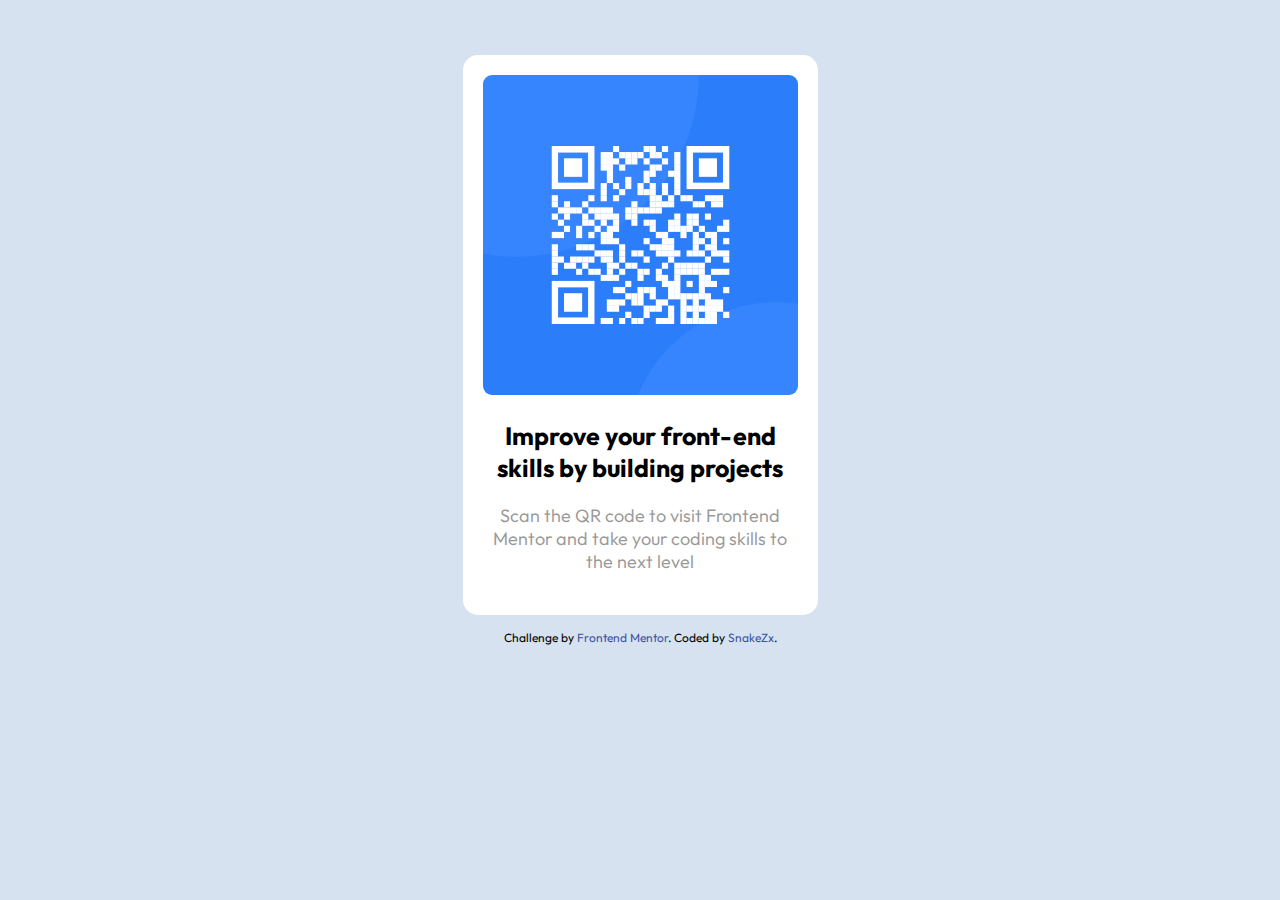
<file: docs/index.html>
<!DOCTYPE html>
<html lang="en">
<head>
  <meta charset="UTF-8">
  <meta name="viewport" content="width=device-width, initial-scale=1.0">    <!-- displays site properly based on user's device -->

  <link rel="icon" type="image/png" sizes="32x32" href="./images/favicon-32x32.png">
  <link rel="stylesheet" href="css/style.css">
  <link rel="preconnect" href="https://fonts.googleapis.com">
<link rel="preconnect" href="https://fonts.gstatic.com" crossorigin>
<link href="https://fonts.googleapis.com/css2?family=DM+Sans:ital,opsz,wght@0,9..40,100..1000;1,9..40,100..1000&family=Outfit:wght@100..900&family=Raleway:ital,wght@0,100..900;1,100..900&display=swap" rel="stylesheet">
  
  <title>Frontend Mentor | QR code component</title>
</head>
<body>
  <div class="container">
    <main id="main-content">
      <div class="content-image"></div>
      <header>
        <h1>Improve your front-end skills by building projects</h1>
      </header>
      <p>
        Scan the QR code to visit Frontend Mentor and take your coding skills to the next level
      </p>
    </main>
  </div>
  <footer>
    <div class="attribution">
        Challenge by <a href="https://www.frontendmentor.io?ref=challenge" target="_blank">Frontend Mentor</a>. 
        Coded by <a href="#">SnakeZx</a>.
      </div>
  </footer>
</body>
</html>
</file>
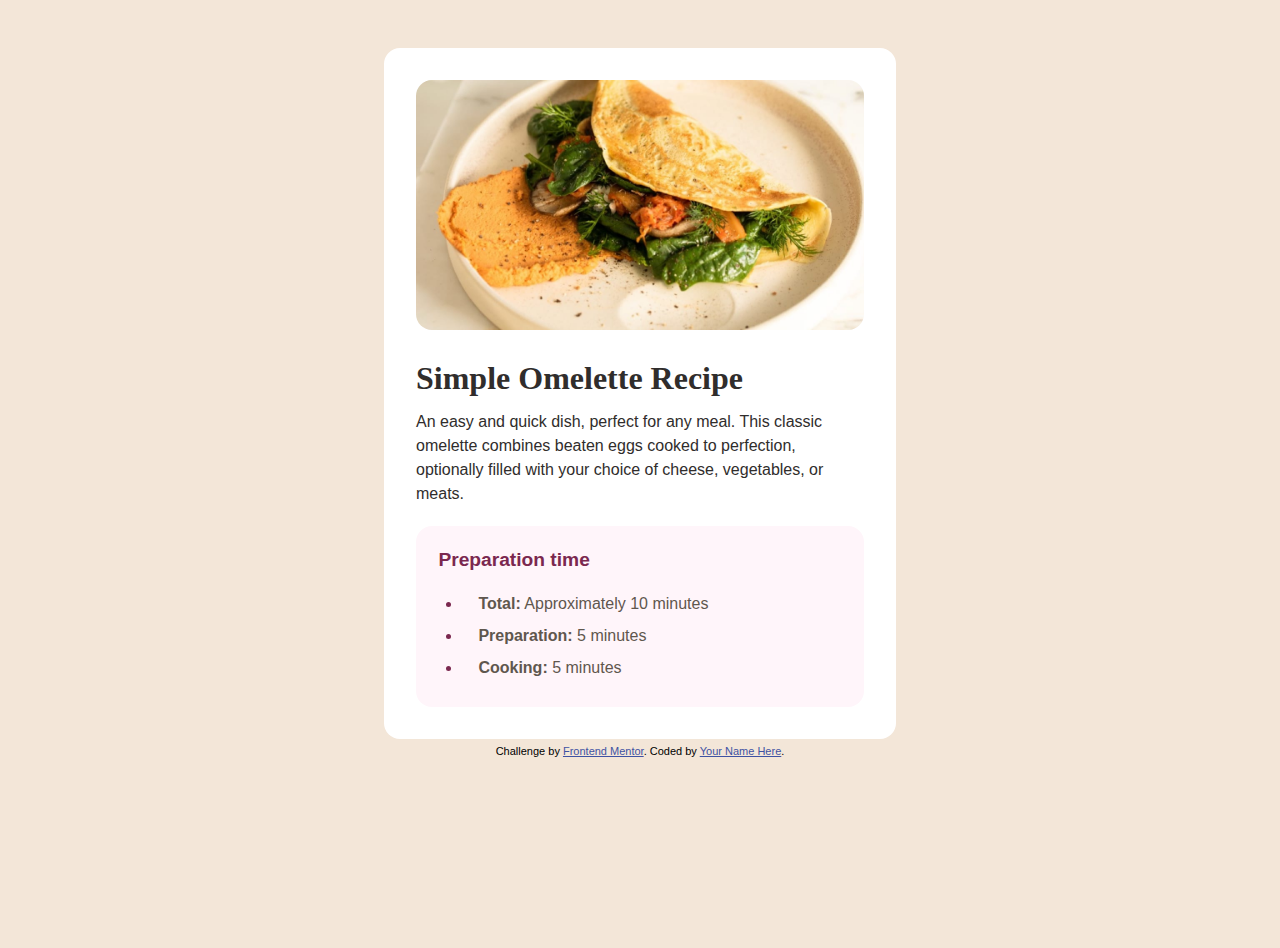
<file: recipe-page-main-project/index.html>
<!DOCTYPE html>
<html lang="en">
<head>
  <meta charset="UTF-8">
  <meta name="viewport" content="width=device-width, initial-scale=1.0"> <!-- displays site properly based on user's device -->

  <link rel="icon" type="image/png" sizes="32x32" href="./assets/images/favicon-32x32.png">
  <link rel="stylesheet" href="./css/main-style.css">
  <link rel="stylesheet" href="./css/Utilities.css">
  <title>Frontend Mentor | Recipe page</title>
</head>
<body class="bg-primary">
  <div class="wrapper flex flex-col bg-white">
    <header class="heading-container flex flex-col">
      <div class="header-img"></div>
      <h1 class="heading-title txt-dark-charcoal">Simple Omelette Recipe</h1>
      <p class="header-content txt-dark-charcoal">
        An easy and quick dish, perfect for any meal. This  classic omelette combines beaten eggs cooked 
        to perfection, optionally filled with your choice of cheese, vegetables, or meats.
      </p>
    </header>
    <main id="main-content-container" class="flex flex-col">
      <div class="preparation-container flex flex-col bg-rose-white">
        <h2 class="preparation-title txt-dark-raspbery">Preparation time</h2>
        <ul class="preparation-list">
          <li><span class="lead-text">Total:</span> Approximately 10 minutes</li>
          <li><span class="lead-text">Preparation:</span> 5 minutes</li>
          <li><span class="lead-text">Cooking:</span> 5 minutes</li>
        </ul>
      </div>
    
      <!-- Ingredients
    
      2-3 large eggs
      Salt, to taste
      Pepper, to taste
      1 tablespoon of butter or oil
      Optional fillings: cheese, diced vegetables, cooked meats, herbs
    
      Instructions
    
      Beat the eggs: In a bowl, beat the eggs with a pinch of salt and pepper until they are well mixed. 
      You can add a tablespoon of water or milk for a fluffier texture.
    
      Heat the pan: Place a non-stick frying pan over medium heat and add butter or oil.
    
      Cook the omelette: Once the butter is melted and bubbling, pour in the eggs. Tilt the pan to ensure 
      the eggs evenly coat the surface.
    
      Add fillings (optional): When the eggs begin to set at the edges but are still slightly runny in the 
      middle, sprinkle your chosen fillings over one half of the omelette.
    
      Fold and serve: As the omelette continues to cook, carefully lift one edge and fold it over the 
      fillings. Let it cook for another minute, then slide it onto a plate.
    
      Enjoy: Serve hot, with additional salt and pepper if needed.
    
      Nutrition
    
      The table below shows nutritional values per serving without the additional fillings.
    
      Calories
      277kcal
    
      Carbs
      0g
    
      Protein
      20g
    
      Fat
      22g -->
    </main>
  </div>
</div>
  <div class="attribution">
    Challenge by <a href="https://www.frontendmentor.io?ref=challenge" target="_blank">Frontend Mentor</a>. 
    Coded by <a href="#">Your Name Here</a>.
  </div>
</body>
</html>
</file>
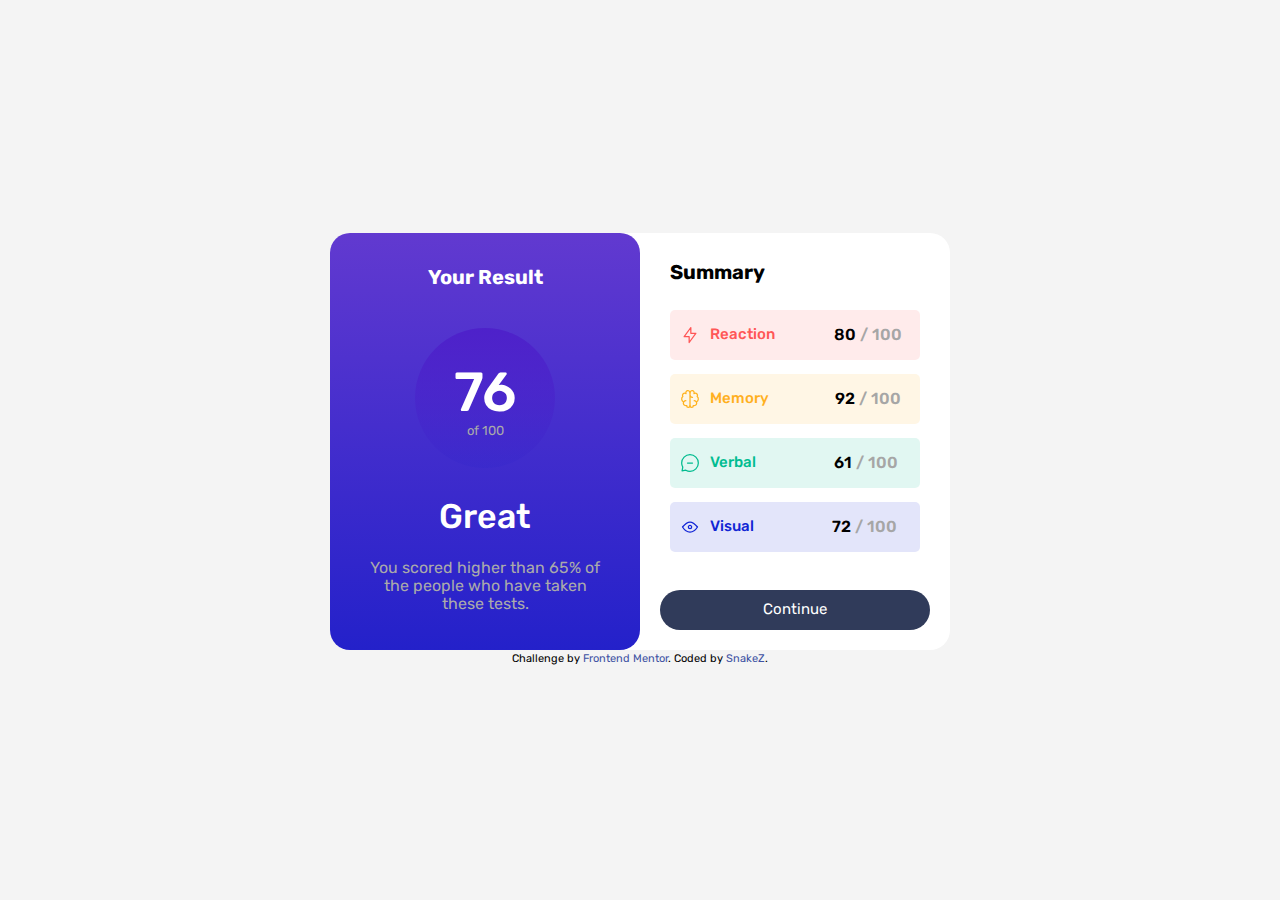
<file: results-summary-componen-Project/index.html>
<!DOCTYPE html>
<html lang="en">
<head>
  <meta charset="UTF-8">
  <meta name="viewport" content="width=device-width, initial-scale=1.0"> <!-- displays site properly based on user's device -->
  <link rel="icon" type="image/png" sizes="32x32" href="./assets/images/favicon-32x32.png">
  <link rel="stylesheet" href="css/style.css">
  <link rel="stylesheet" href="css/utilities.css">
  <link rel="stylesheet" media="screen and (max-width: 650px)" href="css/mobile.css">
  <link rel="preconnect" href="https://fonts.googleapis.com">
<link rel="preconnect" href="https://fonts.gstatic.com" crossorigin>
<link href="https://fonts.googleapis.com/css2?family=DM+Sans:ital,opsz,wght@0,9..40,100..1000;1,9..40,100..1000&family=Outfit:wght@100..900&family=Raleway:ital,wght@0,100..900;1,100..900&family=Rubik:ital,wght@0,300..900;1,300..900&display=swap" rel="stylesheet">

  <title>Frontend Mentor | Results summary component</title>
</head>
<body>
      <div class="container-main">
        <div class="wrapper flex bc-white">
          <div class="container-results bc-lsb gc-1">
            <div id="results-items" class="flex flex-col flex-align-center">
              <h1 class="title-results">Your Result</h1>
              <div class="container-score circle gc-2">
              <p id="score-numbers">76</p> 
              <p id="score-numbers-one-hundred">of 100</p>
              </div>
                <h2 id="score-text">Great</h2>
                <p id="score-desc">You scored higher than 65% of the people who have taken these tests.</p>
            </div>
          </div>

          <div class="container-summary">
            <div id="summary-items" class="flex flex-col">
              <h1 class="title-summary">Summary</h1>
                <div class="reaction flex">
                  <img id="reaction-icon">
                  <h2>Reaction</h2>
                  <!-- Fills in the rest of the space inbetween the header and paragraph so the paragraph is all the way to the right -->
                  <div class="flex-1"></div>
                  <p><span id="reaction-score"></span> / 100</p>
                </div>
                <div class="memory flex">
                  <img id="memory-icon">
                  <h2>Memory</h2>
                  <!-- Fills in the rest of the space inbetween the header and paragraph so the paragraph is all the way to the right -->
                  <div class="flex-1"></div>
                  <p><span id="memory-score"></span> / 100</p>
                </div>
                <div class="verbal flex">
                  <img id="verbal-icon">
                  <h2>Verbal</h2>
                  <!-- Fills in the rest of the space inbetween the header and paragraph so the paragraph is all the way to the right -->
                  <div class="flex-1"></div>
                  <p><span id="verbal-score"></span> / 100</p>
                </div>
                <div class="visual flex">
                  <img id="visual-icon">
                  <h2>Visual</h2>
                  <!-- Fills in the rest of the space inbetween the header and paragraph so the paragraph is all the way to the right -->
                  <div class="flex-1"></div>
                  <p><span id="visual-score"></span> / 100</p>
                </div>
              <div class="flex-1"></div>
              <a href="#" class="continue-button bc-dgb fontcolor-w">Continue</a>
            </div>
          </div>
        </div>
        <div class="attribution">
          Challenge by <a href="https://www.frontendmentor.io?ref=challenge" target="_blank">Frontend Mentor</a>. 
          Coded by <a href="https://github.com/SnakeZx/Result-Summary-Component-FM-Page">SnakeZ</a>.
        </div>
      </div>
  <script src="script.js"></script>
  <script src="data.json"></script>
</body>
</html>
</file>
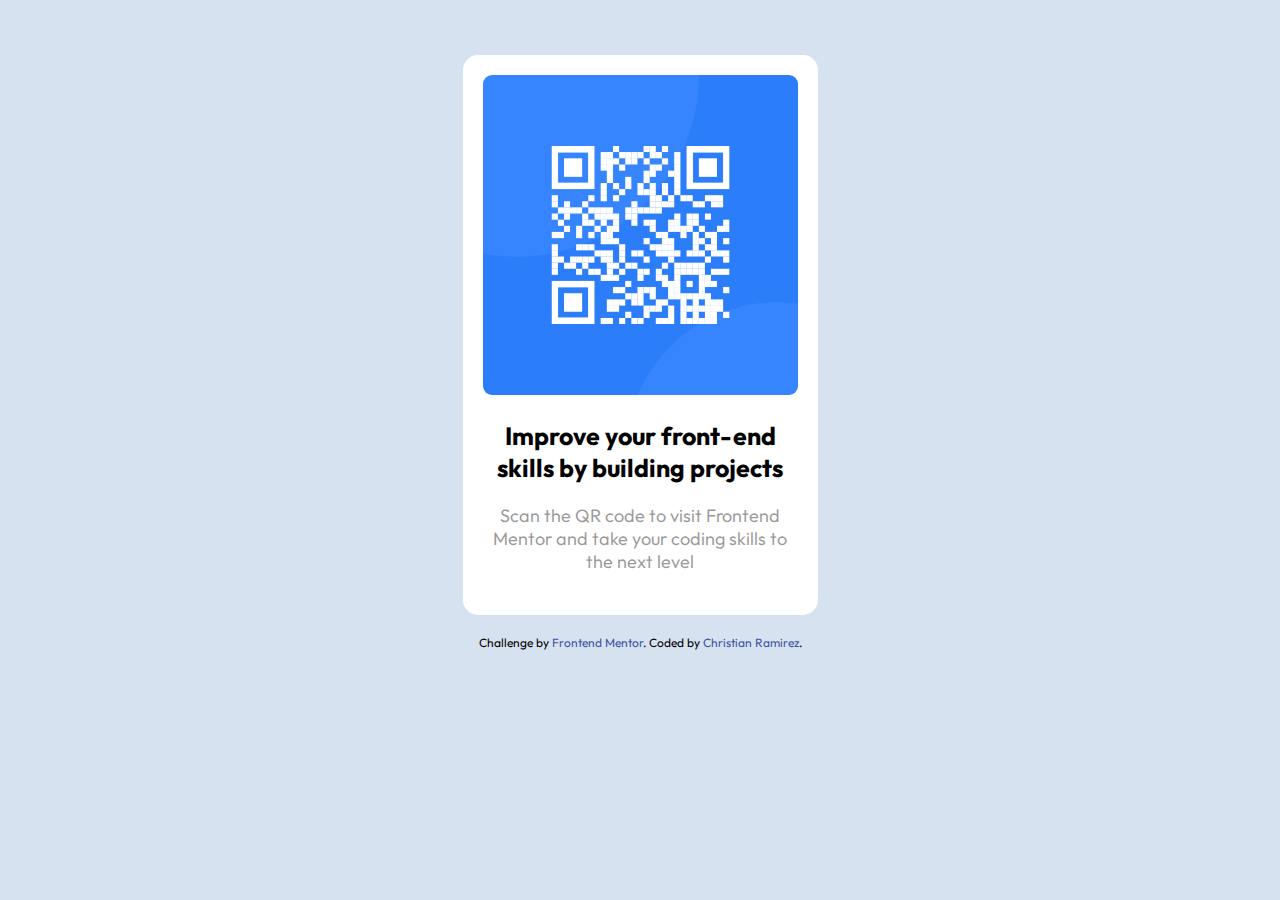
<file: Frontend-Mentor-Projects/QR-Component-Project/index.html>
<!DOCTYPE html>
<html lang="en">
<head>
  <meta charset="UTF-8">
  <meta name="viewport" content="width=device-width, initial-scale=1.0"> 
  <!-- displays site properly based on user's device -->

  <link rel="icon" type="image/png" sizes="32x32" href="./images/favicon-32x32.png">
  <link rel="stylesheet" href="css/style.css">
  <link rel="preconnect" href="https://fonts.googleapis.com">
<link rel="preconnect" href="https://fonts.gstatic.com" crossorigin>
<link href="https://fonts.googleapis.com/css2?family=DM+Sans:ital,opsz,wght@0,9..40,100..1000;1,9..40,100..1000&family=Outfit:wght@100..900&family=Raleway:ital,wght@0,100..900;1,100..900&display=swap" rel="stylesheet">
  
  <title>Frontend Mentor | QR code component</title>
</head>
<body>
  <div class="container">
    <div id="main-content">
      <div class="content-image"></div>
        <h3>Improve your front-end skills by building projects</h3>
      <p>
        Scan the QR code to visit Frontend Mentor and take your coding skills to the next level
      </p>
    </div>
  </div>
  <div class="attribution">
      <footer>
        Challenge by <a href="https://www.frontendmentor.io?ref=challenge" target="_blank">Frontend Mentor</a>. 
        Coded by <a href="#">Christian Ramirez</a>.
      </footer>
  </div>
</body>
</html>
</file>
<file: docs/css/style.css>
* {
    margin: 0;
    padding: 0;
    box-sizing: border-box;
}

html, body {
    font-family: 'Outfit', sans-serif;
    background-color: hsl(212, 45%, 89%);
    font-size: 18px;
}

.container {
    margin: auto;
    margin-top: 55px;
    max-width: 355px;
    overflow: auto;
    padding: 0px 20px;
    height: 560px;
    background: hsl(0, 0%, 100%);
    border-radius: 15px;
}

h1, h2, h3 {
    padding-bottom: 20px;
}

p {
    padding-bottom: 20px;
}

#main-content {
    text-align: center;
    height: 320px;
}

#main-content p {
    font-weight: 350;
    color: #999;
}

#main-content h1 {
    font-size: 25px;
    font-weight: 700;
}

#main-content .content-image {
    width: 100%;
    background: url(../images/image-qr-code.png)  no-repeat center center/cover;
    min-height: 100%;
    border-radius: 9px;
    margin-top: 20px;
    margin-bottom: 25px;
}

.attribution { 
    font-size: 12px; 
    text-align: center;
    margin-top: 15px;
}

.attribution a { 
    color: hsl(228, 45%, 44%); 
    text-decoration: none;
}

.attribution a:hover {
    text-decoration: underline;
}
</file>
<file: recipe-page-main-project/css/main-style.css>
.attribution { font-size: 11px; text-align: center; }
.attribution a { color: hsl(228, 45%, 44%); }

@import url('https://fonts.googleapis.com/css2?family=Outfit:wght@100..900&family=Young+Serif&display=swap');

* {
    margin: 0;
    padding: 0;
}

html, body {
    font-family: 'Young Serif', sans-serif;
    box-sizing: border-box;
}

html {
    height: 100%; /* Fallback CSS for IE 4-6 and older browsers. Note: Without this setting, body below cannot achieve 100% height. */
    height: 100vh;
}

body {
    height: auto; /* Allows content to grow beyond the page without overflow */
    width: auto; /* Allows content to grow beyond the page without overflow */
    min-height: 100%; /* Starts web page with 100% height. Fallback for IE 4-6 and older browsers */
    min-height: 100vh;
    line-height: 1.5rem;
}

/* Wrapper */
.wrapper {
    height: auto;
    max-width: 35%;
    margin: auto;
    margin-top: 3rem;
    border-radius: 1rem;
    padding: 2rem;
}

/* Header */

.heading-container{
    margin-bottom: 1.25rem;
}

.header-img {
    background: url('../assets/images/image-omelette.jpeg') no-repeat center center/cover;
    height: 250px;
    width: 100%;
    border-radius: 1rem;
    margin-bottom: 1rem;
}

.heading-title {
    font-size: 2rem;
    padding: 1.25rem 0;
    font-family: 'Young Serif';
}

.heading-content {
    font-size: 1rem;
    font-family: 'Outfit' ;
}

/* Main Content Container */

/* Prep time */
.preparation-container {
    padding: 1.4rem;
    border-radius: 1rem;
}

.preparation-title {
    font-size: larger;
}

.preparation-list {
    margin-left: 1.5rem;
    margin-top: 1rem;
}

.preparation-list li {
    list-style:disc;
    padding-left: 1rem;
    line-height: 2rem;
    color: hsl(30, 10%, 34%);
}

.preparation-list li::marker {
    color: hsl(332, 51%, 32%);
}
</file>
<file: recipe-page-main-project/css/Utilities.css>
.flex {
    display: flex;
}

.flex-col {
    flex-direction: column;
}

.flex-row {
    flex-direction: row;
}

.bg-primary {
    background: hsl(30, 54%, 90%);
}

.bg-white {
    background: hsl(0, 0%, 100%);
}

.bg-rose-white {
    background: hsl(330, 100%, 98%)
}

.txt-dark-charcoal {
    color: hsl(24, 5%, 18%);
}

.txt-dark-raspbery {
    color: hsl(332, 51%, 32%);
}

.lead-text {
    font-weight: bold;
}
</file>
<file: results-summary-componen-Project/css/style.css>
.attribution { font-size: 11px; text-align: center; }
.attribution a { color: hsl(228, 45%, 44%); }

* {
    padding: 0;
    margin: 0;
    box-sizing: border-box;
}

html , body {
    font-family: 'Rubik', sans-serif;
    font-size: 10px;
    height: 100vh;
    line-height: 1.8em;
    background: #f4f4f4;
}

#root {
    overflow: auto;
}


p {
    font-size: 1.6rem;
}

a {
    text-decoration: none;
}

.continue-button:hover {
    background: linear-gradient(rgba(78, 33, 202, 0.86), hsla(241, 72%, 46%, 0.893) );
}

h1, h2, h3 {
    height: 4rem;
}

#results-items {
    padding: .5rem;
    height: 100%;
}


.title-summary, .title-results {
    width: 100%;
    margin-top: 1rem;
}

.title-summary {
    display: flex;
    padding-left: 1rem;
}

.container-main{
    display: flex;
    flex-direction: column;
    align-items: center;
    width: 100%;
    height: 100%;
    justify-content: center;
}

.wrapper {
    background: white;
    border-radius: 2rem;
    max-height: 100%;
}

.margin-alignment {
    margin: 23rem 0;
}

.container-results {
    width: 31rem;
    height: 100%;
    text-align: center;
    color: white;
    border-radius: 2rem;
    overflow: hidden;
}

.container-score {
    height: 14rem;
    width: 14rem;
    margin: 2rem auto;
}

.container-score #score-numbers {
    margin-top: 40%;
    text-align: center;
    font-size: 5.5rem;
    font-weight: 500;
}

.container-score #score-numbers-one-hundred {
    margin-top: 2rem;
    text-align: center;
    font-size: 1.3rem;
    color: #aaa;
    font-weight: 400;
}

#score-text {
    font-weight: 500;
    font-size: 3.4rem;
    padding: .6rem;
    margin-top: 1.4rem;
}

#score-desc {
    margin-top: .5rem;
    font-weight: 400;
    padding: 1.2rem;
    color: #aaa;
}


.container-summary {
    width: 31rem;
    height: 100%;
    text-align: center;
    overflow: hidden;
}

#summary-items{
    height: 100%;
}



.container-results, .container-summary {
    padding: 20px;
}

.continue-button {
    display: flex;
    width: 100%;
    height: 4rem;
    border-radius: 2rem;
    padding: 1rem;
    font-size: 1.5rem;
    margin-top: 2rem ;
    justify-content: center;
}

/* Summary items */
.reaction h2, .memory h2, .verbal h2, .visual h2{
    padding: 1rem;
}

#reaction-icon, #memory-icon, #verbal-icon, #visual-icon {
    margin-left: 1rem;
}
.reaction {
    background: hsla(0, 100%, 67%, 0.118);
    padding: .5rem 0;
    margin: .7rem 1rem;
    border-radius: .5rem;
}

.reaction h2{
    color: hsl(0, 100%, 67%);
    font-weight: 500;
}

.reaction p {
    color: hsl(0, 0%, 65%);
    font-weight: 550;
    margin: auto 1.755rem;
}

.reaction p span {
    color: black;
}

.memory {
    background: hsla(39, 100%, 56%, 0.118);
    padding: .5rem 0;
    margin: .7rem 1rem;
    border-radius: .5rem;
}

.memory h2{
    color: hsl(39, 100%, 56%);
    font-weight: 500;
}

.memory p {
    color: hsl(0, 0%, 65%);
    font-weight: 550;
    margin: auto 1.914rem;
}

.memory p span {
    color: black;
}

.verbal {
    background: hsla(166, 100%, 37%, 0.118);
    padding: .5rem 0;
    border-radius: .5rem;
    margin: .7rem 1rem;
}

.verbal h2{
    color: hsl(166, 100%, 37%);
    font-weight: 500;
}

.verbal p {
    color: hsl(0, 0%, 65%);
    font-weight: 550;
    margin: auto 2.21rem;
}

.verbal p span {
    color: black;
}

.visual {
    background: hsla(234, 85%, 45%, 0.118);
    padding: .5rem 0;
    border-radius: .5rem;
    margin: .7rem 1rem;
}

.visual h2{
    color: hsl(234, 85%, 45%);
    font-weight: 500;
}

.visual p {
    color: hsl(0, 0%, 65%);
    font-weight: 550;
    margin: auto 2.27rem;
}

.visual p span {
    color: black;
}
</file>
<file: results-summary-componen-Project/css/utilities.css>
/* Text Colors */
.fontcolor-lr {
    color: hsl(0, 100%, 67%);
}

.fontcolor-oy {
    color: hsl(39, 100%, 56%);
}

.fontcolor-gt {
    color: hsl(166, 100%, 37%);
}

.fontcolor-cb {
    color: hsl(234, 85%, 45%);
}

.fontcolor-w {
    color: hsl(0, 0%, 100%);
}

/* Background Colors */

/* .bc-lsb {
    background: hsl(252, 100%, 67%);
} */

.bc-lrb {
    background: hsl(240, 27%, 26%);
}

/* Gradient Colors */

.gc-1 {
    background: linear-gradient(rgba(78, 33, 202, 0.889), hsl(241, 72%, 46%));
}

.gc-2 {
    background: linear-gradient(rgb(78, 33, 202), hsla(241, 72%, 46%, 0.15));
}

/* Neutral Colors */
.bc-white {
    background: (0, 0%, 100%);
}

.bc-paleb {
    background: hsl(221, 100%, 96%);
}
.bc-llav {
    background: hsl(241, 100%, 89%);
}
.bc-dgb {
    background: hsl(224, 30%, 27%)
}


.justify-center {
    justify-content: center;
}

.justify-around {
    justify-content: space-around;
}

.justify-between {
    justify-content: space-between;
}

.flex {
    display: flex;
}

.flex-1 {
    flex: 1;
}

.flex-col {
    flex-direction: column;
}

.flex-row {
    flex-direction: row;
}

.flex-align-center {
    align-items: center;
}

.flex-content-center {
    align-content: center;
}

.flex-self-end {
    align-self: flex-end;
}

.h-full {
    height: 100%;
}
.circle {
    border-radius: 50%;
}
</file>
<file: results-summary-componen-Project/css/mobile.css>
.attribution { 
    font-size: 1.2rem;
    min-width: 100%;
    align-self: flex-end;
    background-color: white;
}

html , body {
    background: white;
}

#root {
    height: 50rem;
    width: 100%;
}

.margin-alignment {
    margin: 0;
    height: 100%;
    width: 100%;
}

.container-main {
    height: 100%;
    width: 100%;
    margin: 0;

}

.wrapper {
    background: white;
    border-radius: 0rem;
    height: 100%;
    width: 100%;
    flex-direction: column;
}

.container-results {
    min-width: 100%;
    min-height: 45%;
    border-top-left-radius: 0;
    border-top-right-radius: 0;
}

#results-items {
    padding: 0;
    margin: 0;
    overflow: auto;
}

.container-score, #score-numbers, #score-text, #score-desc {
    padding: 0;
    margin: 0;
}

.container-score {
    width: 15rem;
}


.container-summary {
    min-width: 100%;
    min-height: 55%;
    overflow: hidden;
}

#summary-items div {
    margin-top: 1rem;
}

.reaction, .memory, .verbal, .visual {
    margin: 0;
    margin-top: 1rem;
}

.reaction h2, .memory h2, .verbal h2, .visual h2{
    margin-top: auto;
    margin-bottom: auto;
}

.title-summary {
    margin: 0;
    height: 2.5rem;
}

.title-results {
    margin: 0;
}

#score-text {
    padding-top: 1.3rem;
}

#score-desc {
    padding-top: 1.5rem;
}
</file>
<file: Frontend-Mentor-Projects/QR-Component-Project/css/style.css>
* {
    margin: 0;
    padding: 0;
    box-sizing: border-box;
}

html, body {
    font-family: 'Outfit', sans-serif;
    background-color: hsl(212, 45%, 89%);
    font-size: 18px;
}

.container {
    margin: auto;
    margin-top: 55px;
    max-width: 355px;
    overflow: auto;
    padding: 0px 20px;
    height: 560px;
    background: hsl(0, 0%, 100%);
    border-radius: 15px;
}

h1, h2, h3 {
    padding-bottom: 20px;
}

p {
    padding-bottom: 20px;
}

#main-content {
    text-align: center;
    height: 320px;
}

#main-content p {
    font-weight: 350;
    color: #999;
}

#main-content h3 {
    font-size: 25px;
    font-weight: 700;
}

#main-content .content-image {
    width: 100%;
    background: url(../images/image-qr-code.png)  no-repeat center center/cover;
    min-height: 100%;
    border-radius: 9px;
    margin-top: 20px;
    margin-bottom: 25px;
}

.attribution { 
    font-size: 12px; 
    text-align: center;
    margin-top: 20px;
}

.attribution a { 
    color: hsl(228, 45%, 44%); 
    text-decoration: none;
}

.attribution a:hover {
    text-decoration: underline;
}
</file>
